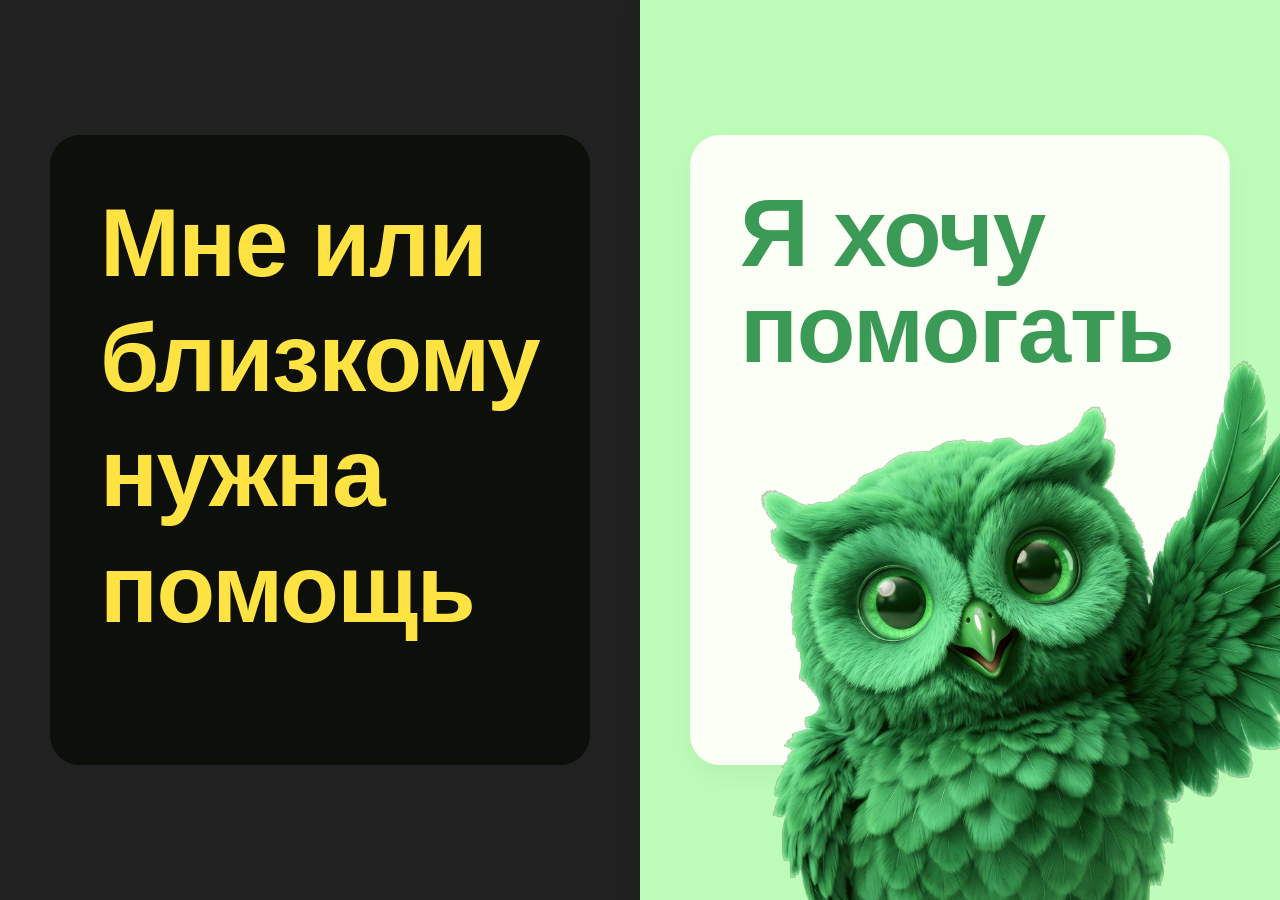
<file: index.html>
<!doctype html>
<html lang="ru">
  <head>
    <meta charset="UTF-8" />
    <meta name="viewport" content="width=device-width, initial-scale=1.0" />
    <title>Выбор роли</title>
    <link rel="stylesheet" href="css/reset.css" />
    <link rel="stylesheet" href="css/style.css" />
    <link rel="stylesheet" href="css/select.css" />
  </head>
  <body>
    <main class="main">
      <section class="select-section">
        <div class="select-container">
          <!-- Левая часть - стиль из blind.html -->
          <a href="blind.html">
            <div class="select-left">
              <div class="card card--main">
                <h2>Мне или близкому нужна помощь</h2>
                <!-- <a href="#" class="back-link">вернуться на экран выбора</a> -->
              </div>
            </div>
          </a>
          <!-- Правая часть - стиль из index.html -->
          <a href="helper.html">
            <div class="select-right">
              <div class="card card-right">
                <h1 class="side-title">Я хочу<br />помогать</h1>
              </div>
            </div>
          </a>
          <!-- Сова отдельно справа -->
          <div class="owl-container">
            <!-- ЗАМЕНИТЕ src НА ПУТЬ К ВАШЕЙ КАРТИНКЕ С СОВОЙ -->
            <a href="helper.html"
              ><img src="assets/img/owl.png" alt="Зеленая сова" class="owl-img"
            /></a>
          </div>
        </div>
      </section>
    </main>
  </body>
</html>
</file>
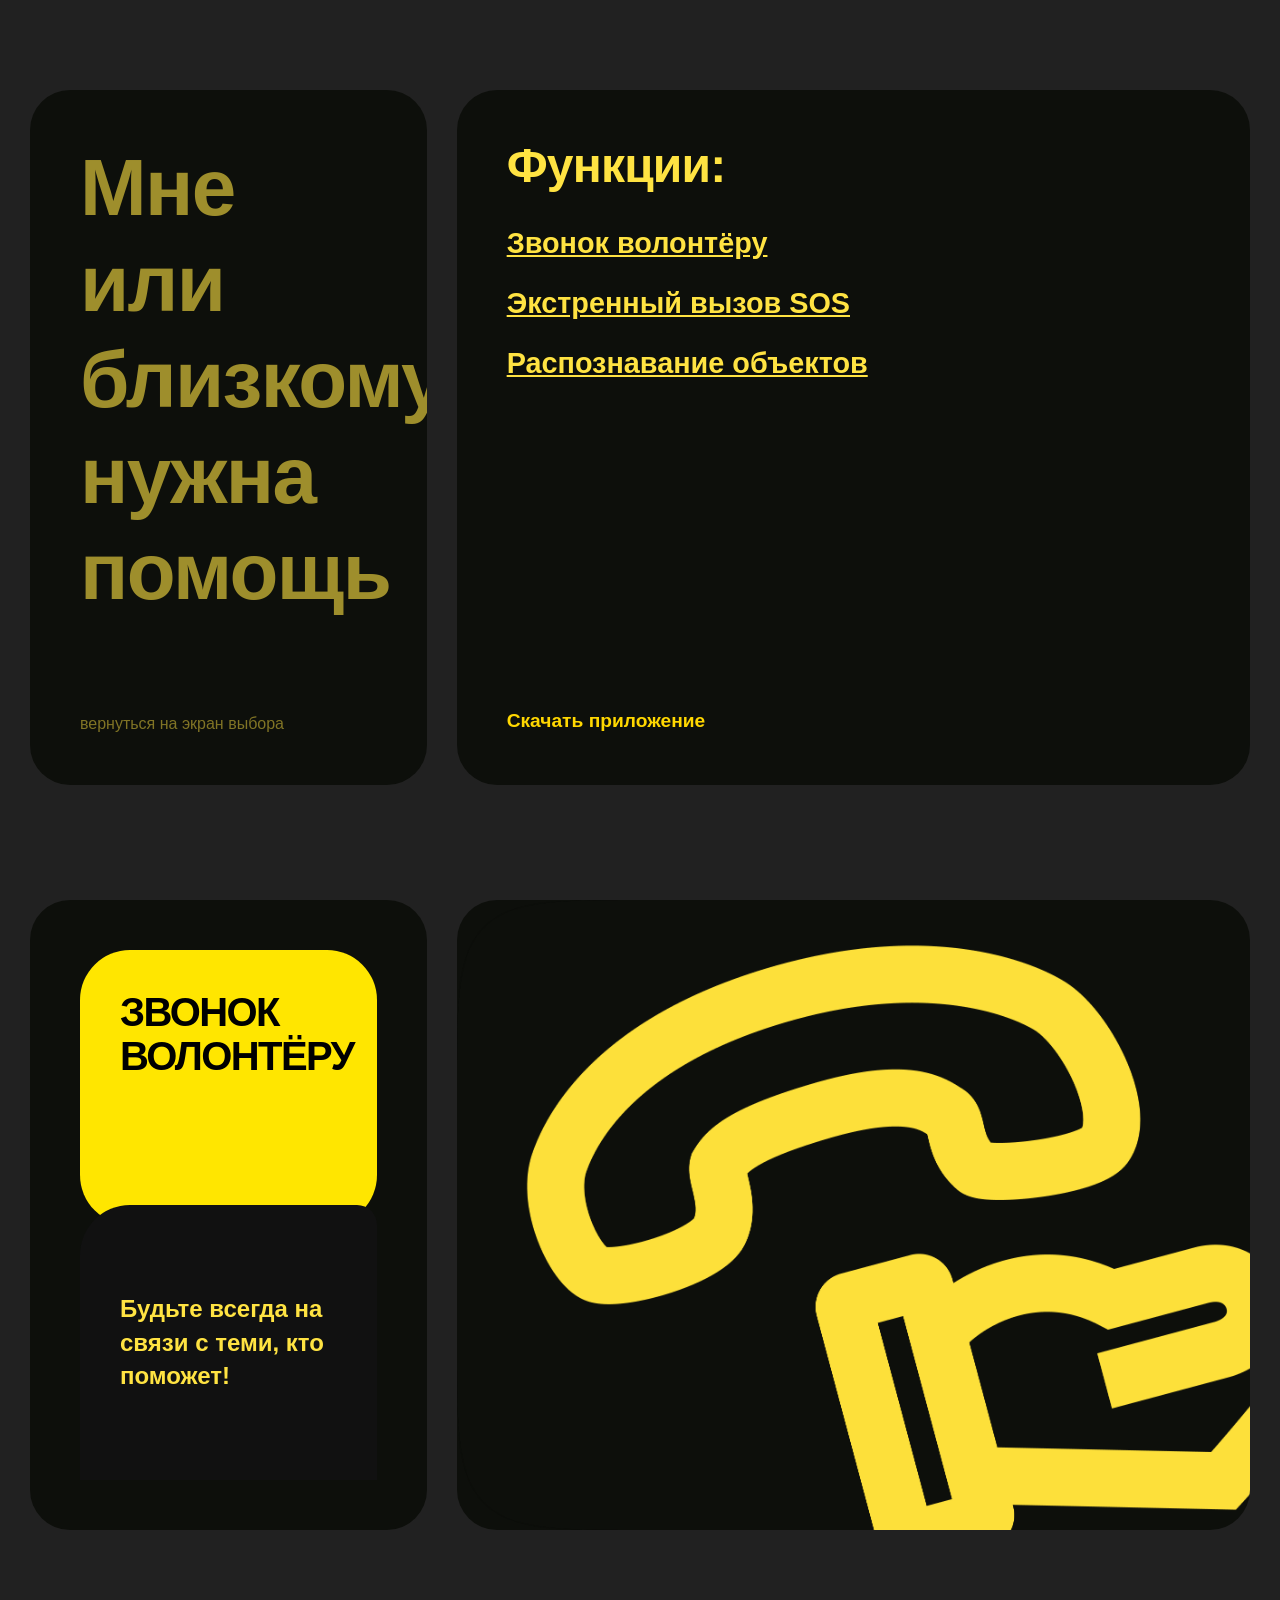
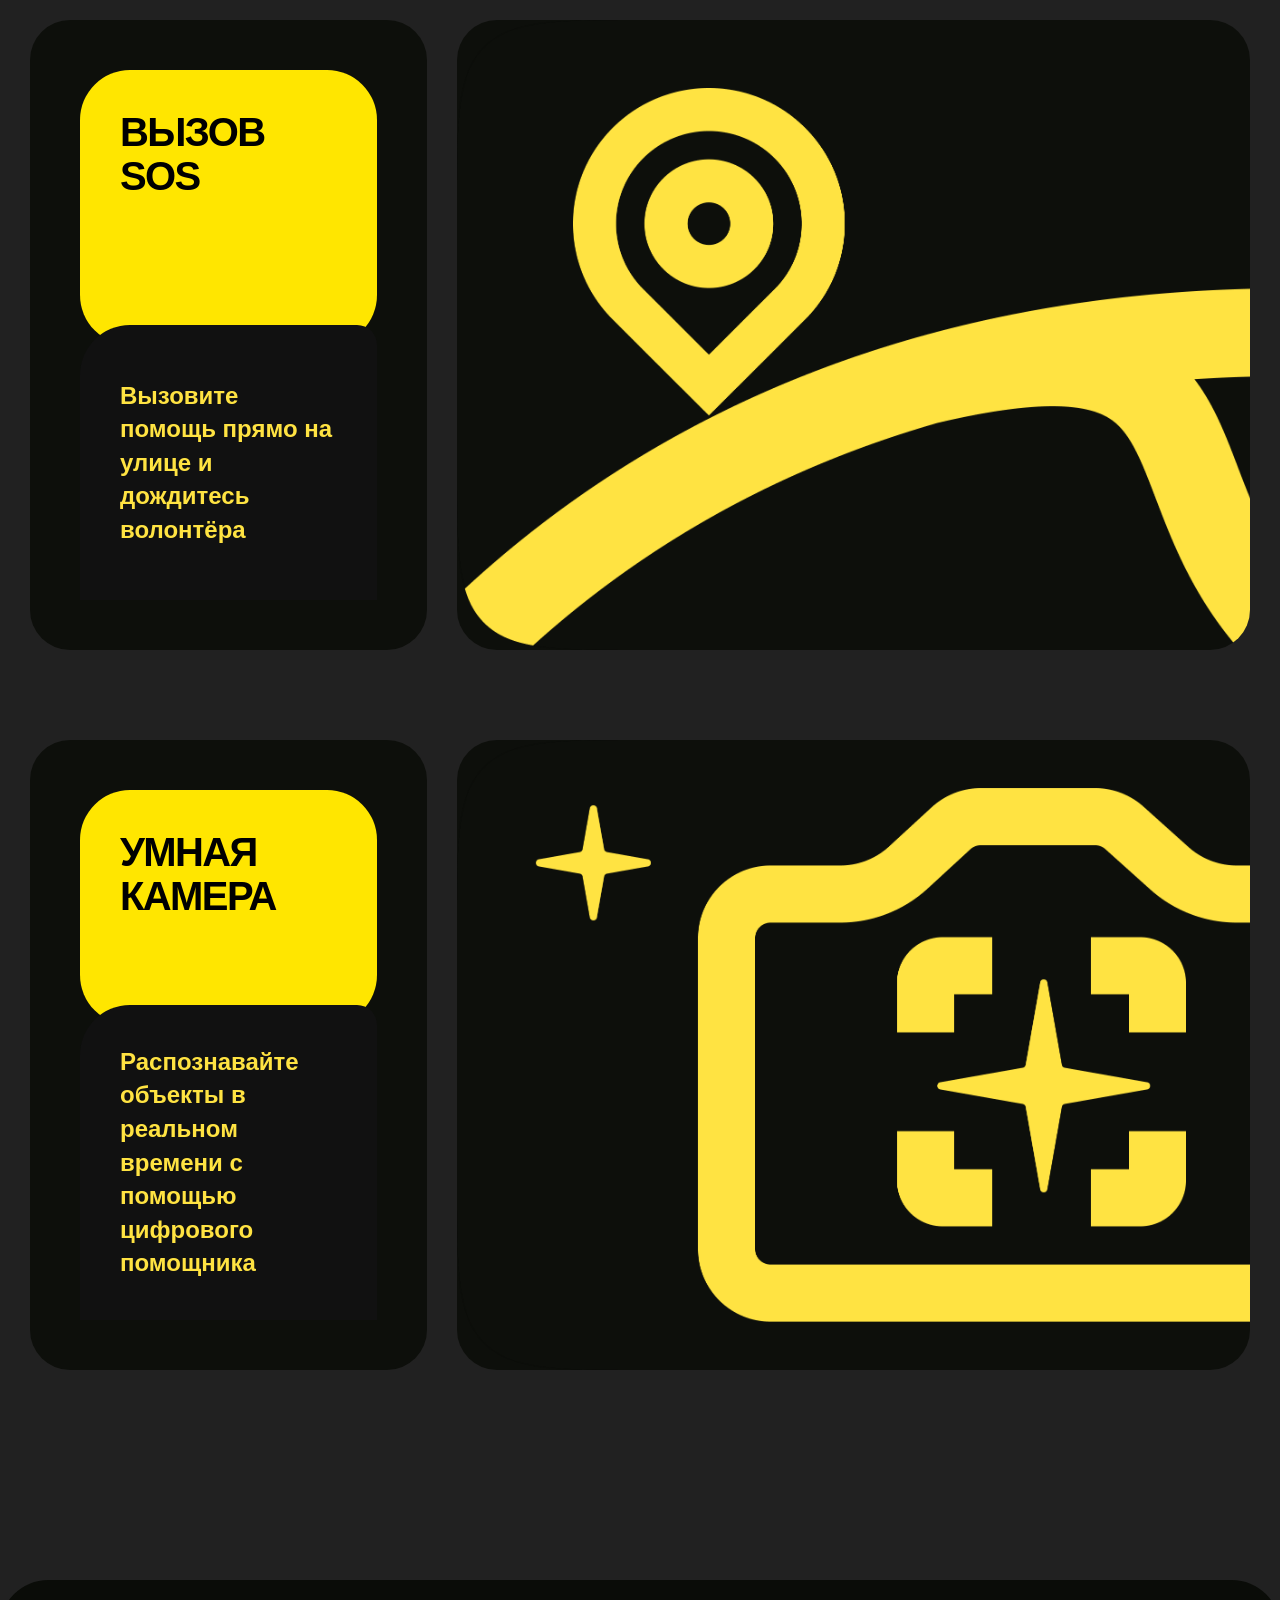
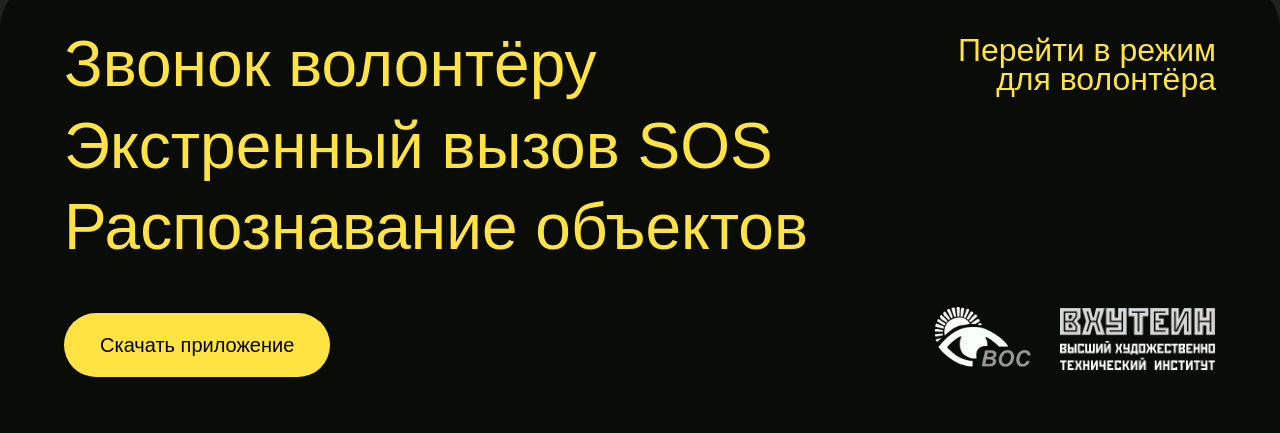
<file: blind.html>
<!doctype html>
<html lang="en">
  <head>
    <meta charset="UTF-8" />
    <meta name="viewport" content="width=device-width, initial-scale=1.0" />
    <title>Нужна помощь</title>
    <link rel="stylesheet" href="css/reset.css" />
    <link rel="stylesheet" href="css/style.css" />
    <link rel="stylesheet" href="css/blind/hero-help.css" />
    <link rel="stylesheet" href="css/blind/helper.css" />
  </head>
  <body>
    <main class="main">
      <section class="hero-help-section">
        <div class="container">
          <div class="hero-help-inner">
            <!-- Левая карточка -->
            <div class="card card--main">
              <h2>Мне или близкому нужна помощь</h2>
              <a href="index.html" class="back-link"
                >вернуться на экран выбора</a
              >
            </div>

            <!-- Правая карточка -->
            <div class="card card--features">
              <div>
                <h3>Функции:</h3>
                <ul class="features-list">
                  <li><a href="">Звонок волонтёру</a></li>
                  <li><a href="">Экстренный вызов SOS</a></li>
                  <li><a href="">Распознавание объектов</a></li>
                </ul>
              </div>
              <a href="#" class="download-btn">Скачать приложение</a>
            </div>
          </div>
        </div>
      </section>

      <section class="helper-section">
        <div class="container">
          <div class="helper-section-inner">
            <!-- Левая карточка -->
            <div class="card card-left">
              <div class="card-left__header">
                <h2 class="card-left__title">Звонок волонтёру</h2>
              </div>
              <div class="card-left__content">
                <p class="card-left__text">
                  Будьте всегда на связи с теми, кто поможет!
                </p>
              </div>
            </div>

            <!-- Правая карточка -->
            <div class="card card-right card-right-1"></div>
          </div>
        </div>
      </section>

      <section class="helper-section">
        <div class="container">
          <div class="helper-section-inner">
            <!-- Левая карточка -->
            <div class="card card-left">
              <div class="card-left__header">
                <h2 class="card-left__title">Вызов SOS</h2>
              </div>
              <div class="card-left__content">
                <p class="card-left__text">
                  Вызовите помощь прямо на улице и дождитесь волонтёра
                </p>
              </div>
            </div>

            <!-- Правая карточка -->
            <div class="card card-right card-right-2"></div>
          </div>
        </div>
      </section>

      <section class="helper-section">
        <div class="container">
          <div class="helper-section-inner">
            <!-- Левая карточка -->
            <div class="card card-left">
              <div class="card-left__header">
                <h2 class="card-left__title">Умная камера</h2>
              </div>
              <div class="card-left__content">
                <p class="card-left__text">
                  Распознавайте объекты в реальном времени с помощью цифрового
                  помощника
                </p>
              </div>
            </div>

            <!-- Правая карточка -->
            <div class="card card-right card-right-3"></div>
          </div>
        </div>
      </section>
    </main>
    <footer class="accessible-footer">
      <div class="footer-left">
        <nav>
          <a href="#volunteer">Звонок волонтёру</a>
          <a href="#sos">Экстренный вызов SOS</a>
          <a href="#scan">Распознавание объектов</a>
        </nav>

        <a class="footer-download" href="#"> Скачать приложение </a>
      </div>

      <div class="footer-right">
        <a class="volunteer-link" href="volunteer.html">
          Перейти в режим<br />
          для волонтёра
        </a>

        <div class="footer-icons">
          <a href="#">
            <img src="assets/img/accessible/1.vos.png" alt="" />
          </a>

          <a href="#">
            <img src="assets/img/accessible/1.vhu.png" alt="" />
          </a>
        </div>
      </div>
    </footer>
  </body>
</html>
</file>
<file: css/style.css>
:root {
  /*bg colors*/
  --app-light-gray: #f5f3f1;
  --app-green: #0ba452;
  --app-light-green: #67eb93;
  --app-red: #ff7e52;
  --app-blue: #769ff3;
  --app-yellow: #fbbf49;
  --app-white: #ffffff;

  /*font colors*/
  --app-dark: #1a1a1a;
  --app-dark-gray: #282828;

  /*font-size*/
  --h1-font-size: clamp(32px, 6vw, 90px);
  --h2-font-size: clamp(20px, 6vw, 32px);
  --h3-font-size: 14px;

  --text-style: clamp(12px, 2vw, 14px);
}

@font-face {
  font-family: "Stolzl", sans-serif;
  src:
    url(fonts/Stolzl-Bold.ttf) format("truetype"),
    url(fonts/Stolzl-Medium.ttf) format("truetype"),
    url(fonts/Stolzl-Regular.ttf) format("truetype"),
    url(fonts/Stolzl-Light.ttf) format("truetype");
}

/*  */
/* ОБЩИЕ */
html {
  box-sizing: border-box;
  scroll-behavior: smooth;
}

*,
*::before,
*::after {
  box-sizing: inherit;
}

a {
  color: inherit;
  text-decoration: none;
}

li {
  list-style: none;
}

img {
}

.spotlight img {
  max-width: 100%;
  width: 100%;
  height: auto;
  object-fit: cover;
}

button {
  color: inherit;
  font-size: inherit;
  background-color: transparent;
  border: none;
  cursor: pointer;
  font-family: inherit;
  padding: 0;
}

.section-title {
  color: var(--app-dark-gray);
  font-weight: 500;
  font-size: var(--text-style);
  width: fit-content;
  padding: 8px 10px;
  border-radius: 6px;
  margin-bottom: 10px;
}

.descr-title {
  font-family: "Stolzl", sans-serif;
  font-weight: 600;
  text-transform: uppercase;
  font-size: var(--h2-font-size);
  margin-bottom: 16px;
}

.container {
  max-width: 1220px;
  padding: 0 10px;
  margin: 0 auto;
}

@media (max-width: 768px) {
  .container {
    padding: 0 20px;
  }
}

@media (max-width: 1400px) {
  .container {
    max-width: 1220px;
  }
}

@media (max-width: 1920px) {
  .container {
    max-width: 1800px;
    padding: 0 60px;
  }
}

@media (max-width: 3840px) {
  .container {
    max-width: 100%;
    padding: 0 30px;
    margin: 0 auto;
  }
}

body {
  font-family: "Stolzl", sans-serif;
  font-weight: 400;
  font-size: var(--text-style);
  line-height: 1.4;
  background-color: #bdfcb9;
  color: var(--app-dark);
}

p {
  font-weight: 500;
  color: var(--app-dark-gray);
  line-height: 1.6;
  font-size: 1.125rem;
}

h1,
h2,
h3 {
  font-weight: 600;
  line-height: 1.1;
}

h1 {
  font-size: 5rem;
  letter-spacing: -0.075rem;
}

h2 {
  font-size: 4rem;
  letter-spacing: -0.1rem;
}

h3 {
  font-size: 2rem;
  letter-spacing: -0.05rem;
}
</file>
<file: css/select.css>
/* Стили для страницы select.html */

.select-section {
  width: 100%;
  height: 100svh;
  overflow: hidden;
}

.select-container {
  width: 100%;
  height: 100%;

  display: grid;
  grid-template-columns: 1fr 1fr;
}

/* Левая половина - тёмный фон из blind.html */
.select-left {
  background-color: #212121;
  height: 100%;
  padding: 50px;
  display: flex;
  align-items: center;
  justify-content: center;
}

/* Правая половина - светлый фон из index.html */
.select-right {
  background-color: #bdfcb9;
  height: 100%;
  padding: 50px;
  display: flex;
  align-items: center;
  justify-content: center;
  box-shadow: 0 10px 30px rgba(0, 0, 0, 0.05);
}

/* Общие стили для карточек */
.card {
  border-radius: 30px;
  padding: 50px;
  display: flex;
  flex-direction: column;
  justify-content: space-between;
  width: 100%;
  max-height: 695px;
}

/* Левая карточка - стили из blind.html (hero-help-section) */
.card--main {
  height: 70svh;
  background-color: #0d0f0b;
  color: #ffe342;
}

.card--main h2 {
  font-size: 6rem;
  line-height: 1.2;
  margin: 0 0 20px 0;
  font-weight: bold;
}

.back-link {
  font-size: 1rem;
  text-decoration: none;
  opacity: 0.8;
  transition: opacity 0.3s ease;
  color: #9e8e2c;
}

.back-link:hover {
  opacity: 1;
}

/* Правая карточка - стили из index.html (hero section) */
.card-right {
  background-color: #fcfff5;
  height: 70svh;
  align-items: flex-start;
  text-align: left;
  display: flex;
  flex-direction: column;
  justify-content: flex-start;
  box-shadow: 0 10px 30px rgba(0, 0, 0, 0.05);
}

.side-title {
  font-size: 6rem;
  line-height: 1;
  color: #3c9a57;
  font-weight: 900;
  margin-bottom: 20px;
  flex-shrink: 0;
}

/* Контейнер для совы - отдельно справа */
.owl-container {
  position: fixed;
  top: 40svh;
  right: 0;
  width: 520px;
  flex-shrink: 0;
  display: flex;
  align-items: flex-end;
  margin-left: -60px;
  pointer-events: none;
}

.owl-img {
  width: 100%;
  height: auto;
  object-fit: contain;
  display: block;
  max-width: none;
  pointer-events: auto;
}

/* Адаптивность */
@media (max-width: 768px) {
  .select-container {
    grid-template-columns: 1fr;
    gap: 20px;
    padding: 5svh 0;
  }

  .select-left,
  .select-right {
    padding: 30px;
  }

  .card {
    padding: 30px;
    max-height: none;
  }
}
</file>
<file: css/blind/hero-help.css>
body {
  background-color: #212121;
}

.hero-help-section {
}

.hero-help-inner {
  width: 100%;

  padding: 10svh 0;
  height: 100svh;

  display: grid;
  grid-template-columns: 2fr 4fr;
  gap: 30px;
}

/* Стили для карточек */
.card {
  background-color: #0d0f0b; /* Черный фон карточек */
  border-radius: 30px;
  padding: 50px;
  color: #ffe342; /* Желтый цвет текста */

  display: flex;
  flex-direction: column;
  justify-content: space-between;
  max-height: 695px;
}

.card--main {
  /* width: 30%; */
  color: #9e8e2c;
}

.card--features {
}

/* Левая карточка */
.card--main h2 {
  font-size: 5rem;
  line-height: 1.2;
  margin: 0 0 20px 0;
  font-weight: bold;
}

.back-link {
  font-size: 1rem;
  text-decoration: none;

  opacity: 0.8;
  transition: opacity 0.3s ease;
}

.back-link:hover {
  opacity: 1;
}

/* Правая карточка */
.card--features h3 {
  font-size: clamp(2rem, 5vw, 3rem);
  margin-top: 0;
  margin-bottom: 30px;
  font-weight: bold;
}

.features-list {
  list-style: none;
  padding: 0;
  margin: 0 0 40px 0;
}

.features-list li {
  font-size: clamp(1.2rem, 3vw, 1.8rem);
  margin-bottom: 20px;
  font-weight: bold;
}

.features-list li a {
  text-decoration: underline;
}

.download-btn {
  display: inline-block;
  font-size: 1.2rem;
  text-decoration: none;
  color: #ffd700;
  font-weight: bold;
  transition: transform 0.2s ease;
}

.download-btn:hover {
  transform: scale(1.05); /* Легкое увеличение при наведении */
}

.accessible-footer {
  background: #0a0c08;

  border-radius: 48px 48px 0 0;

  margin-top: 120px;

  padding: 56px 64px;

  display: flex;
  justify-content: space-between;
}

.footer-left nav {
  display: flex;
  flex-direction: column;

  gap: 24px;
}

.footer-left nav a {
  color: #ffe342;

  text-decoration: none;

  font-size: 64px;
  line-height: 0.9;
}

.footer-download {
  display: inline-block;

  margin-top: 56px;

  background: #ffe342;

  color: #000;

  text-decoration: none;

  padding: 18px 36px;

  border-radius: 999px;

  font-size: 20px;
}

.footer-right {
  display: flex;
  flex-direction: column;

  justify-content: space-between;

  align-items: flex-end;
}

.volunteer-link {
  color: #ffe342;

  text-decoration: none;

  font-size: 32px;
  line-height: 0.9;

  text-align: right;
}

.footer-icons {
  display: flex;

  gap: 24px;
}

.footer-icons img {
  height: 64px;
  width: auto;
}

/* Адаптивность для мобильных устройств */
@media (max-width: 768px) {
  .help-section {
    flex-direction: column; /* Блоки становятся друг под другом */
    gap: 20px;
  }

  .card {
    padding: 30px;
  }
}
</file>
<file: css/blind/helper.css>
.helper-section {
  height: 80svh;
}

/* Контейнер секции */
.helper-section-inner {
  display: grid;
  grid-template-columns: 2fr 4fr;
  gap: 30px;

  width: 100%;
  flex-wrap: wrap; /* Для адаптивности */
  height: 70svh;
}

/* Общие стили для карточек */
.card {
  border-radius: 40px;
  overflow: hidden;
  flex: 1;
  min-width: 300px;
  min-height: 450px;
  display: flex;
  flex-direction: column;
}

/* --- ЛЕВАЯ КАРТОЧКА --- */
.card-left {
  display: flex;
  flex-direction: column;
}

/* Желтая плашка с заголовком */
.card-left__header {
  background-color: #ffe600;
  border-radius: 50px;
  color: #000000;
  padding: 40px;
  flex: 1;
  display: flex;
  align-items: flex-start;
}

.card-left__title {
  font-size: 2.5rem;
  line-height: 1.1;
  text-transform: uppercase;
  font-weight: 900;
  margin: 0;
}

/* Черная часть с текстом */
.card-left__content {
  background-color: #111111;
  color: #ffe342;
  padding: 40px;
  flex: 1;
  display: flex;
  align-items: center;

  /* Изогнутая граница сверху */
  border-top-left-radius: 50px;
  border-top-right-radius: 20px;
  margin-top: -20px; /* Небольшое наложение для плавности */
}

.card-left__text {
  font-size: 1.5rem;
  font-weight: 700;
  line-height: 1.4;
  margin: 0;
  color: #ffe342;
}

/* --- ПРАВАЯ КАРТОЧКА --- */
.card-right {
  /* background-color: #111111; */
  padding: 40px;
  display: flex;
  align-items: center;
  justify-content: center;

  background-repeat: no-repeat;
  background-size: cover;
}

.card-right-1 {
  background-image: url(../../assets/img/help-card-1.png);
}

.card-right-2 {
  background-image: url(../../assets/img/help-card-2.png);
}

.card-right-3 {
  background-image: url(../../assets/img/help-card-3.png);
}

.card-right__image {
  width: 100%;
  height: 100%;
  object-fit: contain;
  max-width: 450px;
}

/* Адаптивность для мобильных */
@media (max-width: 768px) {
  .section-container {
    flex-direction: column;
  }

  .card-left__title {
    font-size: 2rem;
  }

  .card-left__text {
    font-size: 1.2rem;
  }

  .card {
    min-height: auto;
  }

  .card-left__header,
  .card-left__content {
    padding: 30px;
  }
}
</file>
